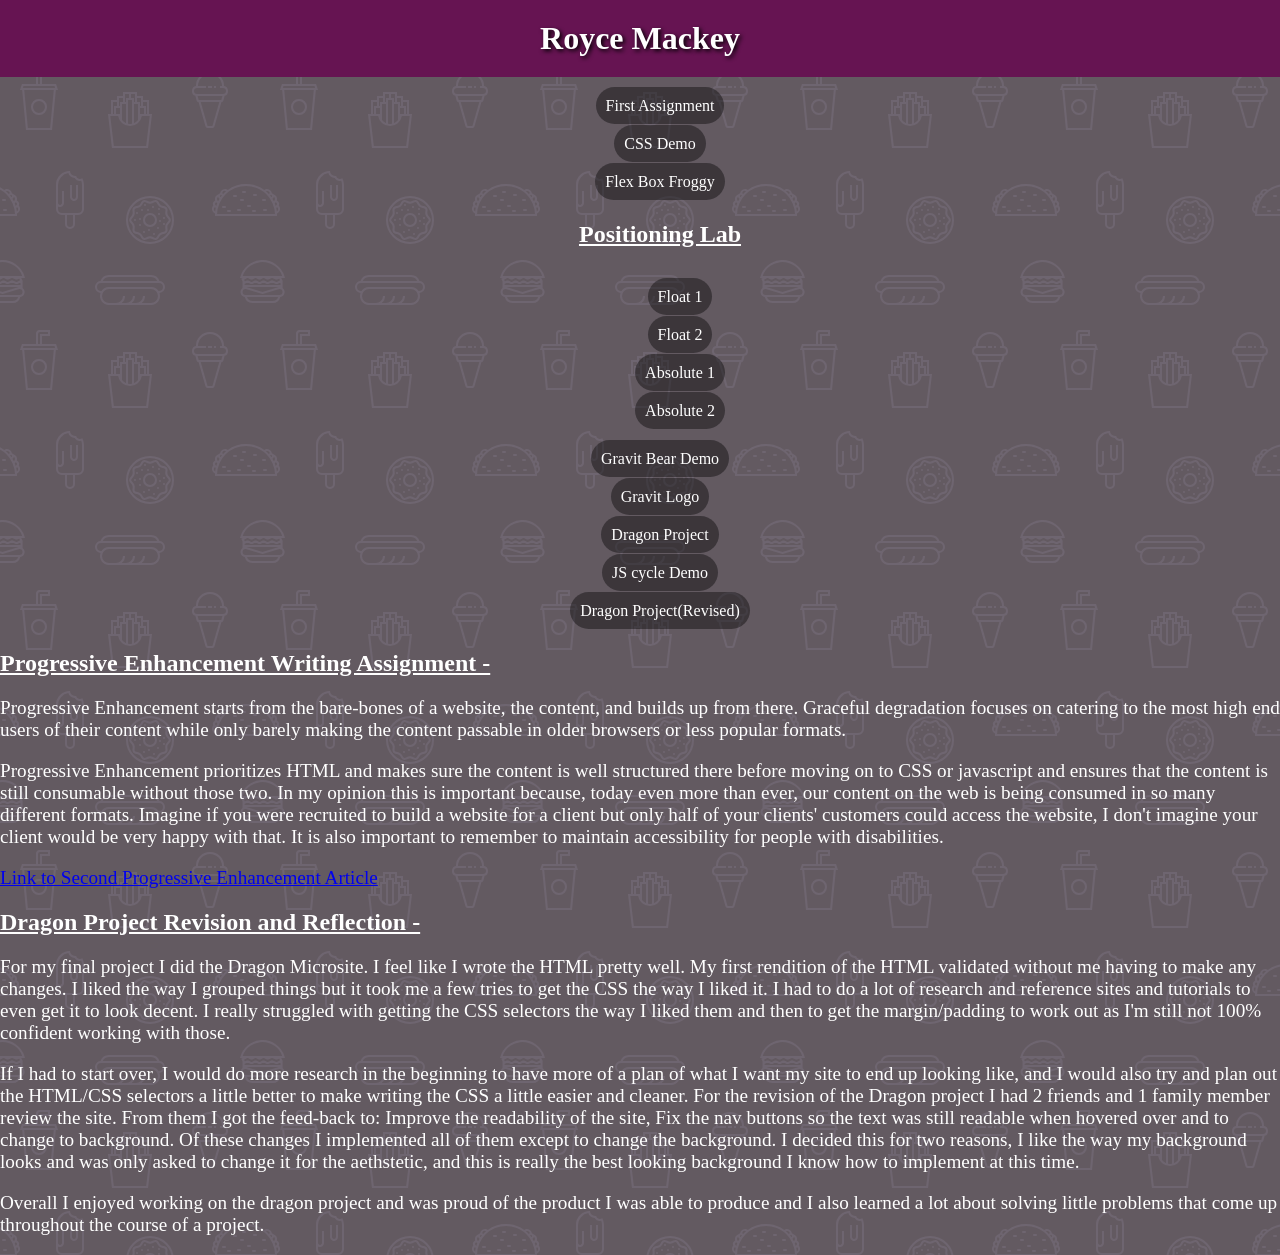
<file: index.html>
<!doctype html>

<html lang="en">
<head>
  <meta charset="utf-8">

  <title>IFSC 1310 | Royce Mackey</title>
  <meta name="description" content="Workspace for IFSC class" />
  <meta name="author" content="Royce Mackey" />
  <link rel="stylesheet" href="assets/css/style.css"/>
  <meta name="robots" content="noindex">
</head>

<body>
  <h1>Royce Mackey</h1>
  
  <ul>
      <li><a href="gordo/index.html">First Assignment</a></li>
      <li><a href="css-demo/index.html">CSS Demo</a></li>
      <li><a href="flexboxfroggy/index.html">Flex Box Froggy</a></li>
      <h2>Positioning Lab</h2>
      <ul>
        <li><a href="positioning-lab/float-1.html">Float 1</a></li>
         <li><a href="positioning-lab/float-2.html">Float 2</a></li>
          <li><a href="positioning-lab/absolute-1.html">Absolute 1</a></li>
           <li><a href="positioning-lab/absolute-2.html">Absolute 2</a></li>
        
        
       </ul>
       <li><a href="assets/img/bearstar.jpg">Gravit Bear Demo</a></li>
            <li><a href="assets/img/gravit-logo.jpg">Gravit Logo</a></li>
            <li><a href="dragon/index.html">Dragon Project</a></li>
           <li><a href="cycle/index.html">JS cycle Demo</a></li>
           <li><a href="dragon-revised/index.html">Dragon Project(Revised)</a></li>
  </ul>
  
  <h2>Progressive Enhancement Writing Assignment -</h2>
  <p>Progressive Enhancement starts from the bare-bones of a website, the content, and builds up from there. Graceful degradation focuses on catering to the most high end users of their content while only barely making the content passable in older browsers or less popular formats. 
</p>
  <p>Progressive Enhancement prioritizes HTML and makes sure the content is well structured there before moving on to CSS or javascript and ensures that the content is still consumable without those two. In my opinion this is important because, today even more than ever, our content on the web is being consumed in so many different formats. Imagine if you were recruited to build a website for a client but only half of your clients' customers could access the website, I don't imagine your client would be very happy with that. It is also important to remember to maintain accessibility for people with disabilities.
</p>
<a href="https://developer.mozilla.org/en-US/docs/Glossary/Progressive_Enhancement" id="pelink">Link to Second Progressive Enhancement Article</a>
  
  
  
  
  
  <h2>Dragon Project Revision and Reflection - </h2>
  <p>For my final project I did the Dragon Microsite. I feel like I wrote the HTML pretty well. My first rendition of the HTML validated without me having to make any changes. I liked the way I grouped things but it took me a few tries to get the CSS the way I liked it. I had to do a lot of research and reference sites and tutorials to even get it to look decent. I really struggled with getting the CSS selectors the way I liked them and then to get the margin/padding to work out as I'm still not 100% confident working with those.
</p>
  <p>If I had to start over, I would do more research in the beginning to have more of a plan of what I want my site to end up looking like, and I would also try and plan out the HTML/CSS selectors a little better to make writing the CSS a little easier and cleaner. For the revision of the Dragon project I had 2 friends and 1 family member review the site. From them I got the feed-back to:
Improve the readability of the site, Fix the nav buttons so the text was still readable when hovered over and to change to background. Of these changes I implemented all of them except to change the background. I decided this for two reasons, I like the way my background looks and was only asked to change it for the aethstetic, and this is really the best looking background I know how to implement at this time.
</p>
  <p>Overall I enjoyed working on the dragon project and was proud of the product I was able to produce and I also learned a lot about solving little problems that come up throughout the course of a project.
</p>
  
  
  
  
</body>
</html>
</file>
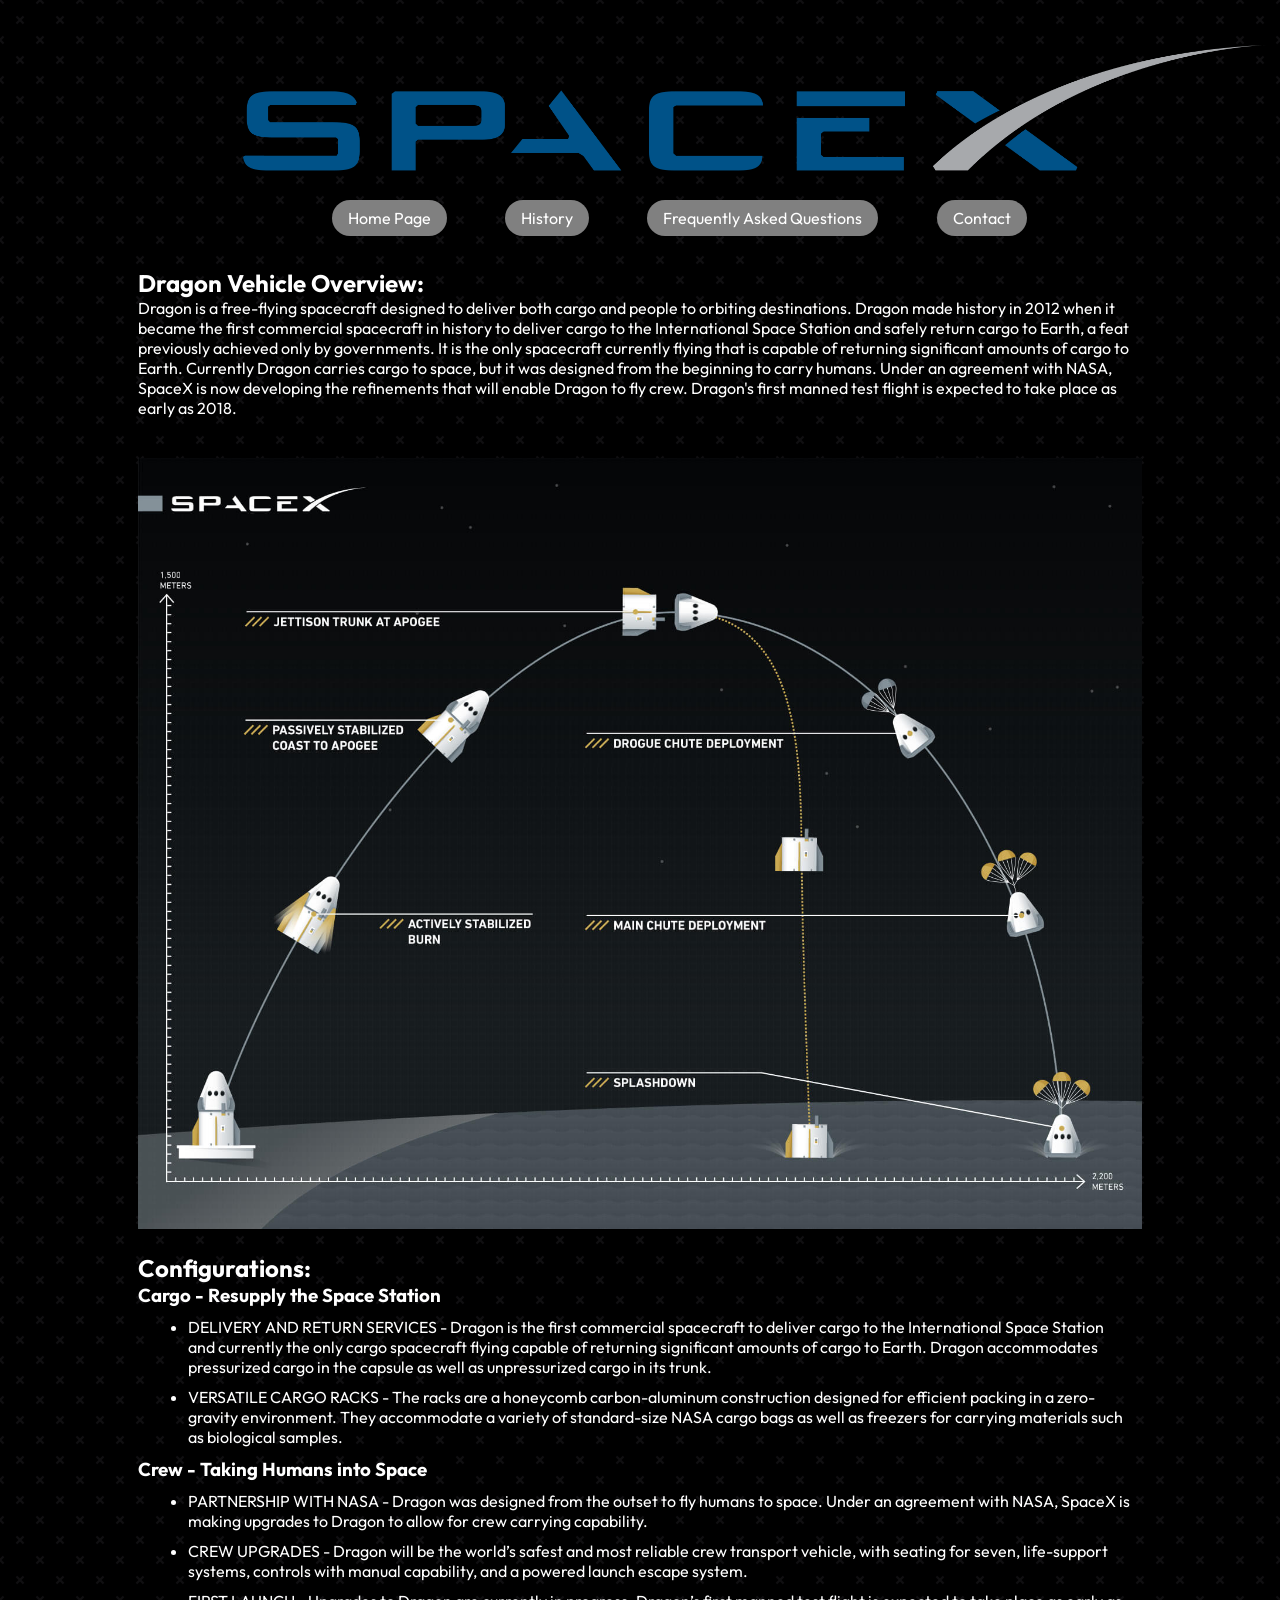
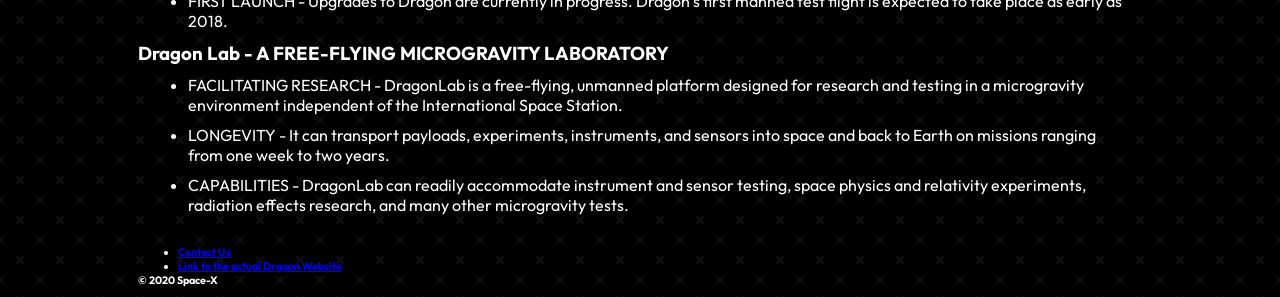
<file: dragon/index.html>
<!DOCTYPE html>
<html lang="en">

<head>
  <title>Spacex Dragon</title>
  <meta charset="UTF-8" />
  <meta name="description" content="SpaceX Dragon Space Shuttle Website" />
  <meta name="author" content="Royce Mackey" />
  <link href="https://fonts.googleapis.com/css2?family=Outfit:wght@200&display=swap" rel="stylesheet"> <!-- Add your own Font -->
  <link rel="stylesheet" href="assets/css/style.css" />
<meta name="robots" content="noindex">
</head>


<body>
    
    

    
    
    
    
    <header role="banner" class="primary">
     
    <a href="index.html"><img src="assets/img/spacex.png" alt="spacex" title="spacexheader" id="spacexheader"></a>
    
    <nav role="navigation">
      <ul>
        <li><a href="index.html">Home Page</a></li>
        <li><a href="history.html">History</a></li>
        <li><a href="faq.html">Frequently Asked Questions</a></li>
        <li><a href="contact.html">Contact</a></li>
      </ul>
    </nav>
 </header>
 
    <div id="ovbackground"><section id="overview" class="container">
 <h2>Dragon Vehicle Overview:</h2>
 <p>Dragon is a free-flying spacecraft designed to deliver both cargo and people to orbiting destinations. Dragon made history in 2012 when it became the first commercial spacecraft in history to deliver cargo to the International Space Station and safely return cargo to Earth, a feat previously achieved only by governments. It is the only spacecraft currently flying that is capable of returning significant amounts of cargo to Earth. Currently Dragon carries cargo to space, but it was designed from the beginning to carry humans. Under an agreement with NASA, SpaceX is now developing the refinements that will enable Dragon to fly crew. Dragon's first manned test flight is expected to take place as early as 2018.
</p>
 <img src="assets/img/dragoninfo.jpg" alt="dragonfinfo" title="info" class="img">

    </section></div>
    
    
    <section id="config" class="container">
    <h2>Configurations:</h2>
    
    <h3>Cargo - Resupply the Space Station</h3>
    <div id="list">
    <ul>
        
        
    <li>DELIVERY AND RETURN SERVICES - Dragon is the first commercial spacecraft to deliver cargo to the International Space Station and currently the only cargo spacecraft flying capable of returning significant amounts of cargo to Earth. Dragon accommodates pressurized cargo in the capsule as well as unpressurized cargo in its trunk.</li>
        
        
     <li>VERSATILE CARGO RACKS - The racks are a honeycomb carbon-aluminum construction designed for efficient packing in a zero-gravity environment. They accommodate a variety of standard-size NASA cargo bags as well as freezers for carrying materials such as biological samples.</li>
 
        
    </ul>
    
    
    
    <h3>Crew - Taking Humans into Space</h3>
    <ul>
        <li>PARTNERSHIP WITH NASA - Dragon was designed from the outset to fly humans to space. Under an agreement with NASA, SpaceX is making upgrades to Dragon to allow for crew carrying capability.</li>
        <li>CREW UPGRADES - Dragon will be the world’s safest and most reliable crew transport vehicle, with seating for seven, life-support systems, controls with manual capability, and a powered launch escape system.</li>
        <li>FIRST LAUNCH - Upgrades to Dragon are currently in progress. Dragon’s first manned test flight is expected to take place as early as 2018.</li>
    </ul>
    <h3>Dragon Lab - A FREE-FLYING MICROGRAVITY LABORATORY</h3>
    <ul>
        <li>FACILITATING RESEARCH - DragonLab is a free-flying, unmanned platform designed for research and testing in a microgravity environment independent of the International Space Station.</li>
        <li>LONGEVITY - It can transport payloads, experiments, instruments, and sensors into space and back to Earth on missions ranging from one week to two years.</li>
        <li>CAPABILITIES - DragonLab can readily accommodate instrument and sensor testing, space physics and relativity experiments, radiation effects research, and many other microgravity tests.</li>
    </ul>
    
    </div>
    
    </section>
    
    
    <section id="footer" class="container">
      <footer id="colophon" role="contentinfo">
     <h6>
             <ul>
                    <li><a href = "mailto: Elonmusk@spacex.com">Contact Us</a></li>
                    <li><a href="https://www.spacex.com/vehicles/dragon/">Link to the actual Dragon Website</a></li>
                    
                    
                    
             </ul>
         &copy; 2020 Space-X
     </h6>
  </footer>
    
    
    </section>

    
   
 
    
    
    
    
    
    
    
</body>
</file>
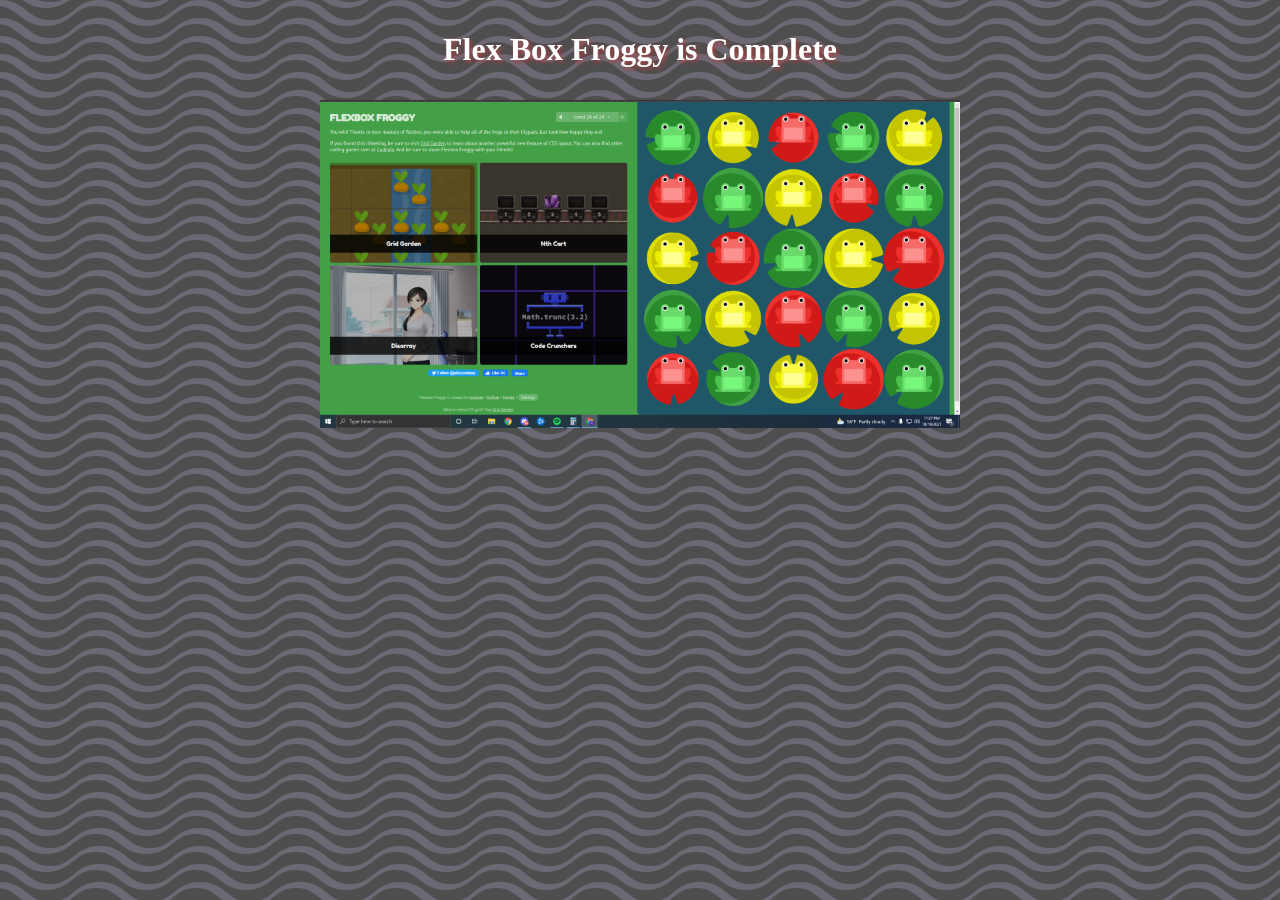
<file: flexboxfroggy/index.html>
<!doctype html>

<html lang="en">
<head>
  <meta charset="utf-8">

  <title>IFSC 1310 | Royce Mackey</title>
  <meta name="description" content="Workspace for IFSC class" />
  <meta name="author" content="Royce Mackey" />
    <link rel="stylesheet" href="assets/css/style.css" type="text/css"  />

</head>
 <body>
     <h1>Flex Box Froggy is Complete</h1>
     <img src="assets/img/flexboxfroggy.png" title="froggy"></img>
     
     
     
     
     
     
     
     
     
     
 </body>
</file>
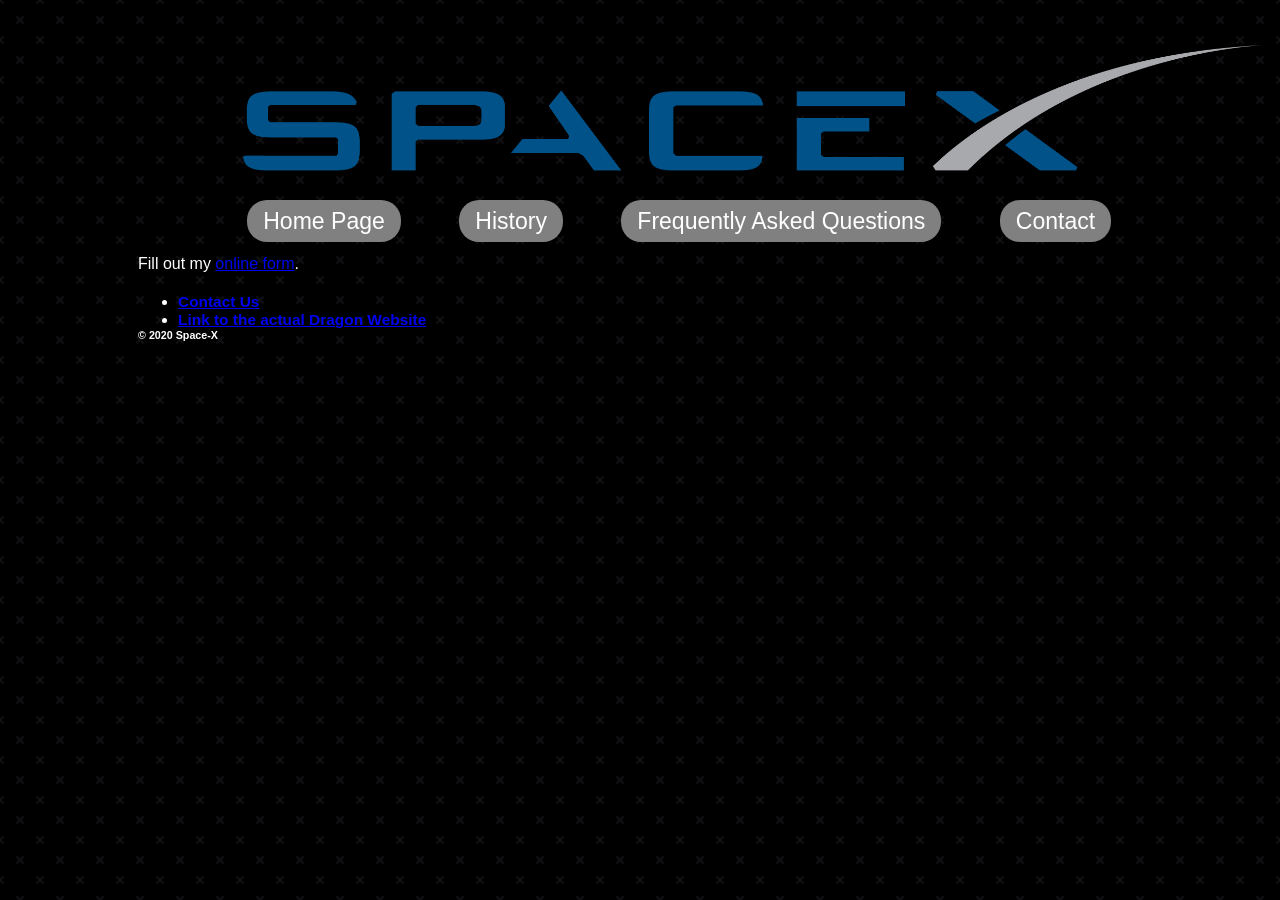
<file: dragon-revised/contact.html>
<!DOCTYPE html>
<html lang="en">

<head>
  <title>Spacex Dragon</title>
  <meta charset="UTF-8" />
  <meta name="description" content="Contact Page for Dragon Project" />
  <meta name="author" content="Royce Mackey" />
  <link href="https://fonts.googleapis.com/css2?family=Lato&display=swap" rel="stylesheet"> <!-- Add your own Font -->
  <link rel="stylesheet" href="assets/css/style.css" />
  <meta name="robots" content="noindex">
</head>


<body>
 <header role="banner" class="primary">
     
    <a href="index.html"><img src="assets/img/spacex.png" alt="spacex" title="spacexheader" id="spacexheader"></a>
    
    <nav role="navigation">
      <ul>
        <li><a href="index.html">Home Page</a></li>
        <li><a href="history.html">History</a></li>
        <li><a href="faq.html">Frequently Asked Questions</a></li>
        <li><a href="faq.html">Contact</a></li>
      </ul>
    </nav>
 </header>
 
<section id="contact" class="container">
    <div id="wufoo-zkbtcn61v49i8y"> Fill out my <a href="https://rmackey.wufoo.com/forms/zkbtcn61v49i8y">online form</a>. </div> <script type="text/javascript"> var zkbtcn61v49i8y; (function(d, t) { var s = d.createElement(t), options = { 'userName':'rmackey', 'formHash':'zkbtcn61v49i8y', 'autoResize':true, 'height':'402', 'async':true, 'host':'wufoo.com', 'header':'show', 'ssl':true }; s.src = ('https:' == d.location.protocol ?'https://':'http://') + 'secure.wufoo.com/scripts/embed/form.js'; s.onload = s.onreadystatechange = function() { var rs = this.readyState; if (rs) if (rs != 'complete') if (rs != 'loaded') return; try { zkbtcn61v49i8y = new WufooForm(); zkbtcn61v49i8y.initialize(options); zkbtcn61v49i8y.display(); } catch (e) { } }; var scr = d.getElementsByTagName(t)[0], par = scr.parentNode; par.insertBefore(s, scr); })(document, 'script'); </script>
    
    
    
    
    
</section>
    
    
    
    <section id="footer" class="container">
      <footer id="colophon" role="contentinfo">
     <h6>
             <ul>
                    <li><a href = "mailto: Elonmusk@spacex.com">Contact Us</a></li>
                    <li><a href="https://www.spacex.com/vehicles/dragon/">Link to the actual Dragon Website</a></li>
                    
                    
                    
             </ul>
         &copy; 2020 Space-X
     </h6>
  </footer>
    
    
    </section>

    
</body>
</file>
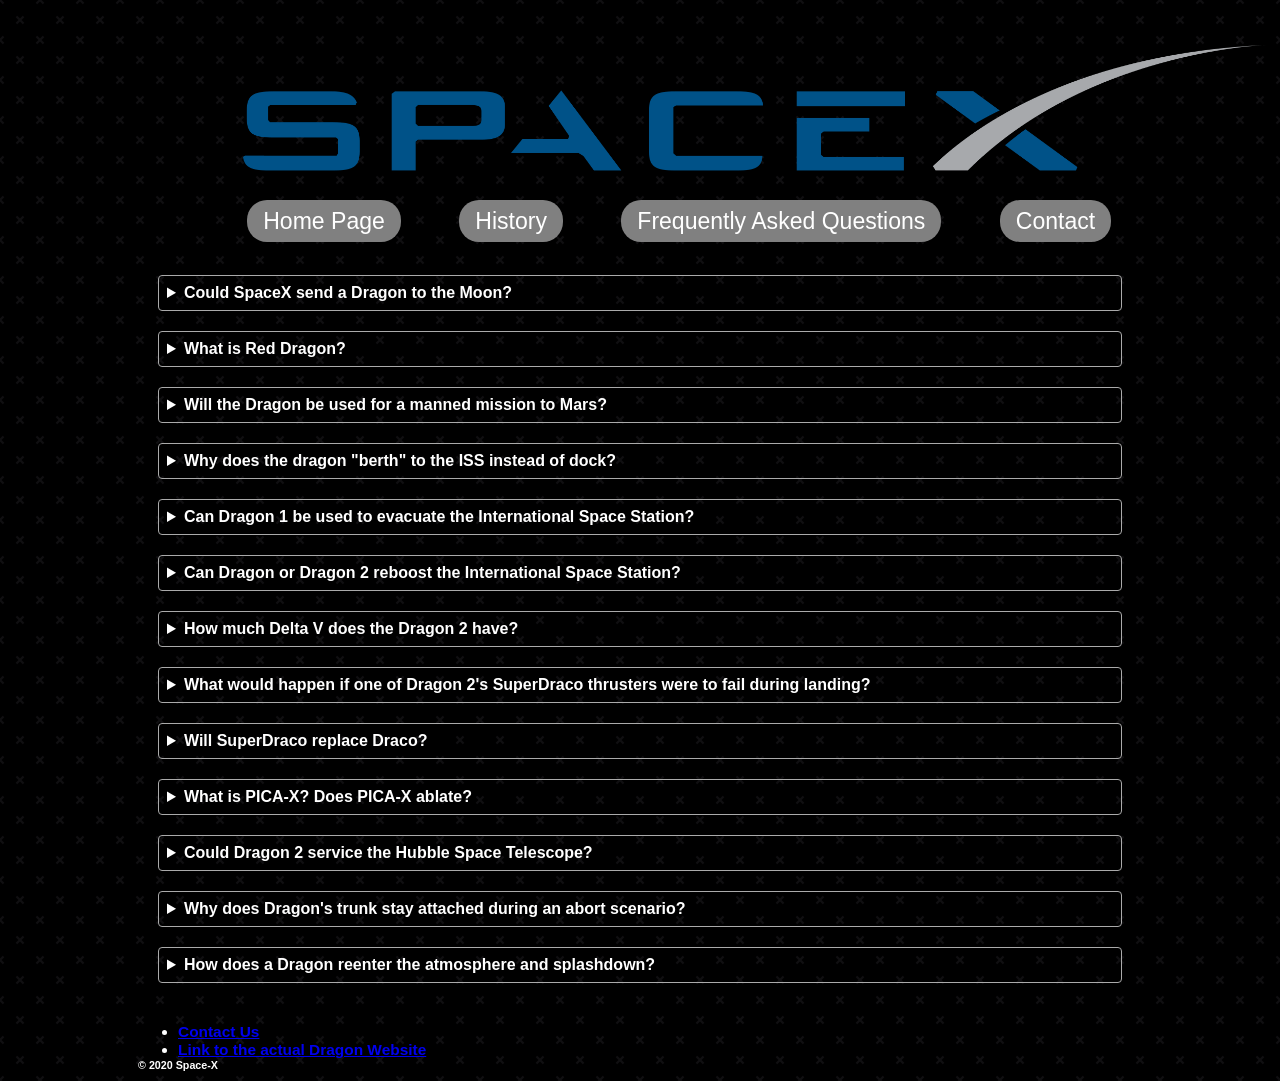
<file: dragon-revised/faq.html>
<!DOCTYPE html>
<html lang="en">

<head>
  <title>Spacex Dragon</title>
  <meta charset="UTF-8" />
  <meta name="description" content="FAQ Page for Dragon Project" />
  <meta name="author" content="Royce Mackey" />
  <link href="https://fonts.googleapis.com/css2?family=Lato&display=swap" rel="stylesheet"> <!-- Add your own Font -->
  <link rel="stylesheet" href="assets/css/style.css" />
<meta name="robots" content="noindex">
</head>


<body>
 <header role="banner" class="primary">
     
    <a href="index.html"><img src="assets/img/spacex.png" alt="spacex" title="spacexheader" id="spacexheader"></a>
    
    <nav role="navigation">
      <ul>
        <li><a href="index.html">Home Page</a></li>
        <li><a href="history.html">History</a></li>
        <li><a href="faq.html">Frequently Asked Questions</a></li>
        <li><a href="contact.html">Contact</a></li>
      </ul>
    </nav>
 </header>
 <section id="faq" class="container">
<details>
    <summary>Could SpaceX send a Dragon to the Moon?</summary>
  The Dragon could easily be sent to lunar orbit, but would not be able to land. The Falcon Heavy can throw about 16,000 kilograms (when configured to be expendable) on a trans-lunar injection orbit, so it can send a Dragon 2 capsule to the moon with quite a lot of margin. However, in order to land on a surface you need to slow down from orbital velocity, which requires you to change your velocity by a certain amount (which is called your ∆V, literally "change in velocity"). Dragon 2 carries only a small amount of propellant and can only deliver a small amount of ∆V because of that. The exact amount is less than 500m/s, which doesn't come close to the ~1870 m/s needed to land on the moon. It may be possible to do it with two FH launches but that would require additional technology development.
</details>
    <details>
    <summary>What is Red Dragon?</summary>
Red Dragon is a proposed NASA/SETI Institute mission to send a modified Dragon capsule atop a Falcon Heavy to the Martian surface. The mission would be an unmanned scientific lander, and the heaviest object ever to be placed on Mars - it alone could carry an additional 2 metric tons of cargo and equipment down to the surface. There have been no official announcements about the mission from SpaceX as the mission design architecture is not managed by them, and there is currently no indication that the project will be funded.</details>
    <details>
    <summary>Will the Dragon be used for a manned mission to Mars?
</summary>
No. Dragon is too cramped, and would need significant improvements in the life support system to last throughout the long journey. Elon Musk himself has stated that Dragon 2 can support seven astronauts for "several days".
</details>
<details>
    <summary>Why does the dragon "berth" to the ISS instead of dock?
</summary>
The current version of Dragon physically cannot dock, and can only berth. This is because it has a Common Berthing Mechanism (CBM) port, and not a NASA Docking System (NDS) port. The advantage of the CBM is that it's 50 inch (1270 mm) in diameter, whereas the NDS is only a 800 mm (31.5 inches) wide. The disadvatage of berthing is that it's a tedious process whereby astronauts carefully maneuver the capsule into place using Canadarm, and then physically bolt the CBM ports together. To unberth, the reverse must occur. Docking by contrast is autonomous, and much faster in both directions.
</details>
<details>
    <summary>Can Dragon 1 be used to evacuate the International Space Station?
</summary>
The Dragon 1 would make a very poor lifeboat for the ISS. The CRS Dragon does not dock, instead it "berths" to the ISS - this is not automated/machine controlled. Berthing is a tedious process whereby astronauts carefully maneuver the capsule into place using Canadarm, and then physically bolt the CBM ports together. To unberth, the reverse must occur. It is a very slow process; far too slow for a quick escape. There are two Soyuzes attached to Station that are always there and ready to at a moments notice, so it is difficult to imagine a scenario where you'd have to use Dragon as a escape pod... In addition, on top of providing a slow evacuation, the Dragon is only there a month at a time, once every ~6 months or so, has no seats, and is likely to be (at least partially) filled with cargo.
</details>
<details>
    <summary>Can Dragon or Dragon 2 reboost the International Space Station?
</summary>
In all likelihood, no. There are lots of reasons why this would not work: Dragon does not carry enough fuel to reboost the station, the SuperDraco engines are far too powerful, the docking ports Dragon use are incapable of handling the force, the Dragon would not be firing through the station's center of mass, and the Dragon does not have the necessary connections to provide station Guidance, Navigation, & Control. Current solutions to reboosting work perfectly fine. Using Dragon would be too complicated and requires too much effort, whereas current solutions of reboosting the ISS are perfectly capable of doing so without modification.
</details>
<details>
    <summary>How much Delta V does the Dragon 2 have?
</summary>
According to Hans Koenigsmann at the Dragon Pad Abort press conference, the Dragon 2 weighs 21000 lbs (9525 kg), 3500 lbs (1588 kg) of which is propellant. Assuming the SuperDracos have an specific impulse of 235 s, that means the total delta-v of the Dragon 2 is 420 m/s.
</details>
<details>
    <summary>What would happen if one of Dragon 2's SuperDraco thrusters were to fail during landing?
</summary>
Dragon 2 can lose up to two of its eight SuperDraco thrusters without any problems. The engines will be test-fired at a certain height to check everything as it descends towards landing, should there be a problem parachutes will be deployed, and the craft will splash down in the Atlantic Ocean. There is no chance of a parachute landing on land in this case because the thrusters are required to actively control the vehicle to make sure it descends over land.
</details>
<details>
    <summary>Will SuperDraco replace Draco?
</summary>
No they won't, as they are designed for entirely different applications. Draco engines have a thrust of 400 N and are used for in-orbit manouvering, orbit adjustments, fine guidance, orientation, and deorbiting. SuperDraco engines put out 73,000 N of thrust, that makes them 182.5 times more powerful. In fact, a single SuperDraco engine is more powerful than the Kestrel upper stage engine of Falcon 1. Firing these in proximity to the ISS would likely obliterate the station.
Even though they can throttle down to 20% (making them merely 36.5 times as powerful as a Draco), to maintain a steady attitude, you'd likely have to fire at least another engine on the opposite side simultaneously.</details>
<details>
    <summary>What is PICA-X? Does PICA-X ablate?

</summary>
PICA stands for 'Phenolic Impregnated Carbon Ablator', and yes it does. It was the material used to coat the Stardust capsule that returned to Earth from interplanetary velocities in 2006, and was patented by NASA in the 1990's for use on the mission as no other heatshield material would be able to withstand the extreme heat and speeds that the mission heatshield would be required to handle (70% faster than the Space Shuttle, faster than Apollo). Ablative heatshields work by allowing small amounts of the heatshield material to evaporate in the extreme heat of reentry, which counter-intuitively protects the heatshield structure and capsule by directing the heat into the evaporated material, rather than the heatshield proper.
SpaceX improved on this heatshield design by producing PICA-X, which is both easier and cheaper to manufacture, and also ablates less significantly, allowing for more reuse. PICA-X versions 1 & 2 have been used on Dragon CRS missions to the ISS. Dragon 2 employs PICA-X version 3, which ablates even less. Because of the PICA heritage, SpaceX claim a capsule equipped with PICA-X can be reused from Lunar or Martian velocities "dozens of times" before requiring replacement.</details>

<details>
    <summary>Could Dragon 2 service the Hubble Space Telescope?
</summary>
Technically, yes. But economically, it isn't feasible. The problem of the absence of an airlock can be solved by simply venting the entire cabin. That's how it was done in Gemini and Apollo. But in reality, it's not practical. It would be cheaper to build and launch a new Hubble than to design and build the needed extra hardware to now service it. As a bonus, you'd get a lot better telescope as Hubble hardware is fairly ancient by modern standards. 
</details>
<details>
    <summary>Why does Dragon's trunk stay attached during an abort scenario?
</summary>
Because the Dragon capsule (and all other capsule-shaped spacecraft) naturally want to fly heatshield-first. This is a good property during reentry, but not so good when you're travelling at Mach 1.5 on top of a rocket and need to abort. The trunk, with its fins and its large aerodynamic surface area behind the center of mass of the vehicle, prevents the Dragon capsule from flipping around immediately after an abort. In the pad abort video, the Dragon capsule flips around immediately after the trunk is separated from the capsule.
</details>
<details>
    <summary>How does a Dragon reenter the atmosphere and splashdown?
</summary>
First: the deorbit phase starts. The Dragon coasts away from the station to prevent damage to the station from its thrusters. Once it has reached a safe distance, it fires its Draco thrusters, each capable of 400 newtons of thrust, in a sequence to ensure the Dragon enters the atmosphere at the correct angle to reenter safely with the least stress on the PICA heat shield. This deorbit burn takes seven minutes to execute.
Second: the reentry phase begins. The Dragon's trunk is jettisoned; it's not designed to withstand the heat and forces of reentry and so burns up and is destroyed in the upper atmosphere. The Dragon then orients itself to point its heatshield forwards, but at a slight angle; since the Dragon is loaded asymmetrically prior to its release from the ISS, the capsule can be rotated along its axis, acting like a weak wing, to adjust its trajectory and fine-tune its landing position.
Third: the landing phase begins. When the Dragon reaches an altitude of 13.7 km, two small parachutes called "drogue chutes" are deployed. These slow down the Dragon capsule and ensure full deployment of the three main parachutes. After the three main parachutes deployed, they slow the Dragon to about 5 m/s at sea level for splashdown. Much like the Apollo capsule, the Dragon is able to land with two parachutes in the event of an anomaly with a third parachute.</details>


    </section>
    
    <section id="footer" class="container">
      <footer id="colophon" role="contentinfo">
     <h6>
             <ul>
                    <li><a href = "mailto: Elonmusk@spacex.com">Contact Us</a></li>
                    <li><a href="https://www.spacex.com/vehicles/dragon/">Link to the actual Dragon Website</a></li>
                    
                    
                    
             </ul>
         &copy; 2020 Space-X
     </h6>
  </footer>
    
    
    </section>

    
</body>
</file>
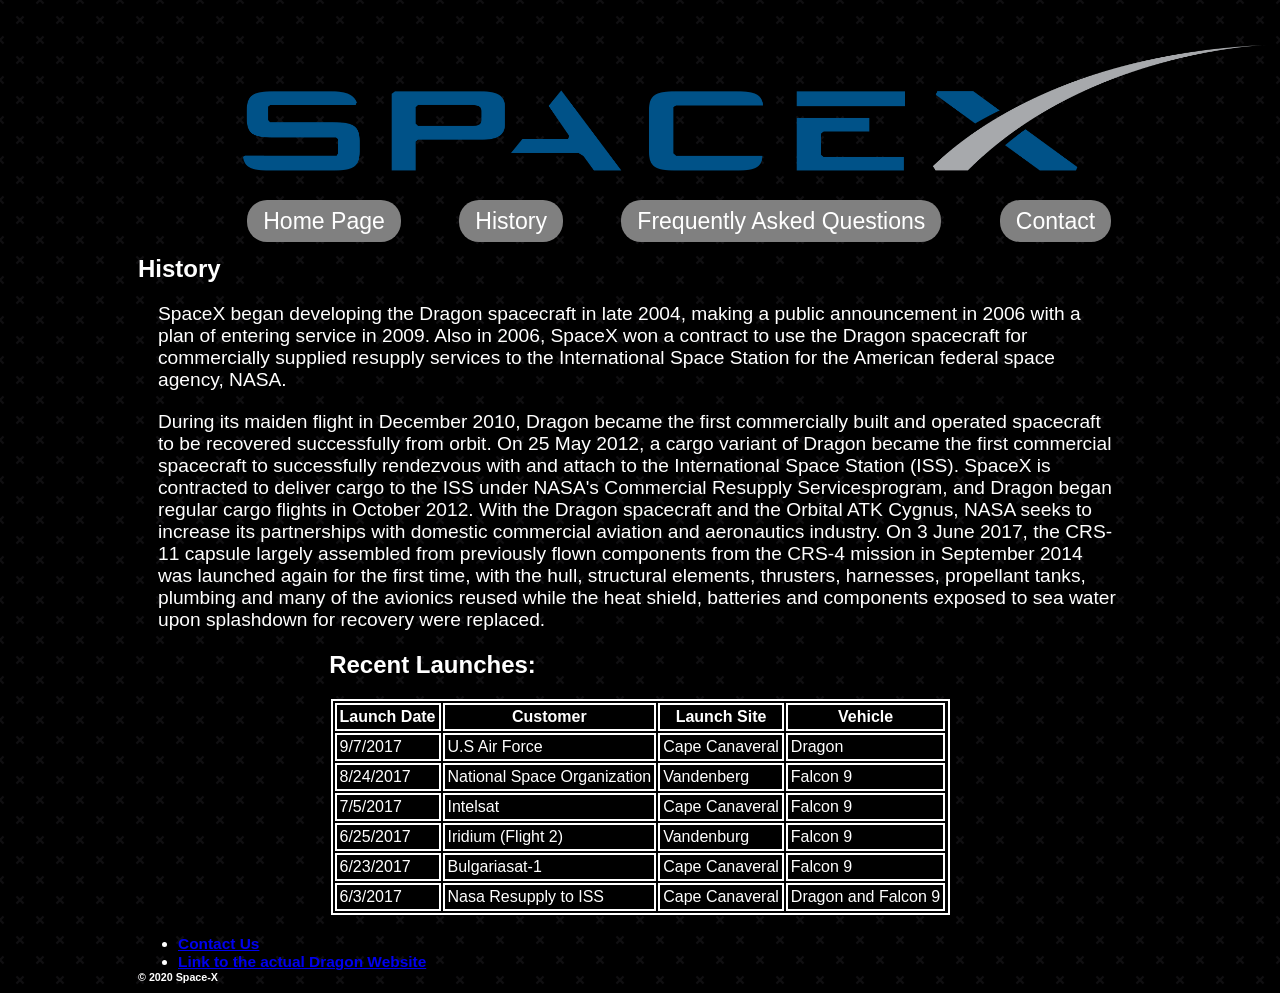
<file: dragon-revised/history.html>
<!DOCTYPE html>
<html lang="en">

<head>
  <title>Spacex Dragon</title>
  <meta charset="UTF-8" />
  <meta name="description" content="History Page for Dragon Project" />
  <meta name="author" content="Royce Mackey" />
  <link href="https://fonts.googleapis.com/css2?family=Lato&display=swap" rel="stylesheet"> <!-- Add your own Font -->
  <link rel="stylesheet" href="assets/css/style.css" />
<meta name="robots" content="noindex">
</head>


<body>
 <header role="banner" class="primary">
     
    <a href="index.html"><img src="assets/img/spacex.png" alt="spacex" title="spacexheader" id="spacexheader"></a>
    
    <nav role="navigation">
      <ul>
        <li><a href="index.html">Home Page</a></li>
        <li><a href="history.html">History</a></li>
        <li><a href="faq.html">Frequently Asked Questions</a></li>
        <li><a href="faq.html">Contact</a></li>
      </ul>
    </nav>
 </header>
 

    <section id="history" class="container">
        <h2>History</h2>
        
        <p>SpaceX began developing the Dragon spacecraft in late 2004, making a public announcement in 2006 with a plan of entering service in 2009. Also in 2006, SpaceX won a contract to use the Dragon spacecraft for commercially supplied resupply services to the International Space Station for the American federal space agency, NASA.</p>
        
        <p>During its maiden flight in December 2010, Dragon became the first commercially built and operated spacecraft to be recovered successfully from orbit. On 25 May 2012, a cargo variant of Dragon became the first commercial spacecraft to successfully rendezvous with and attach to the International Space Station (ISS). SpaceX is contracted to deliver cargo to the ISS under NASA's Commercial Resupply Servicesprogram, and Dragon began regular cargo flights in October 2012.  With the Dragon spacecraft and the Orbital ATK Cygnus, NASA seeks to increase its partnerships with domestic commercial aviation and aeronautics industry. 
On 3 June 2017, the CRS-11 capsule largely assembled from previously flown components from the CRS-4 mission in September 2014 was launched again for the first time, with the hull, structural elements, thrusters, harnesses, propellant tanks, plumbing and many of the avionics reused while the heat shield, batteries and components exposed to sea water upon splashdown for recovery were replaced.</p>
        
        <h2 id="recentlaunch"> Recent Launches:</h2>
        
        <div id="table" class="table">
            
            <table>
<thead>
  <tr>
    <th>Launch Date</th>
    <th>Customer</th>
    <th>Launch Site</th>
    <th>Vehicle</th>
  </tr>
</thead>
<tbody>
  <tr>
    <td>9/7/2017 </td>
    <td>U.S Air Force</td>
    <td>Cape Canaveral</td>
    <td>Dragon</td>
  </tr>
  <tr>
    <td>8/24/2017</td>
    <td>National Space Organization</td>
    <td>Vandenberg</td>
    <td>Falcon 9</td>
  </tr>
  <tr>
    <td>7/5/2017</td>
    <td>Intelsat</td>
    <td>Cape Canaveral</td>
    <td>Falcon 9</td>
  </tr>
  <tr>
    <td>6/25/2017</td>
    <td>Iridium (Flight 2)</td>
    <td>Vandenburg</td>
    <td>Falcon 9</td>
  </tr>
  <tr>
    <td>6/23/2017 </td>
    <td>Bulgariasat-1</td>
    <td>Cape Canaveral</td>
    <td>Falcon 9</td>
  </tr>
  <tr>
    <td>6/3/2017 </td>
    <td>Nasa Resupply to ISS </td>
    <td>Cape Canaveral</td>
    <td>Dragon and Falcon 9</td>
  </tr>
</tbody>
</table>
            
            
            
        </div>
        
        
    </section>
    
    
    
    
    <section id="footer" class="container">
      <footer id="colophon" role="contentinfo">
     <h6>
             <ul>
                    <li><a href = "mailto: Elonmusk@spacex.com">Contact Us</a></li>
                    <li><a href="https://www.spacex.com/vehicles/dragon/">Link to the actual Dragon Website</a></li>
                    
                    
                    
             </ul>
         &copy; 2020 Space-X
     </h6>
  </footer>
    
    
    </section>
    
    
</body>
</file>
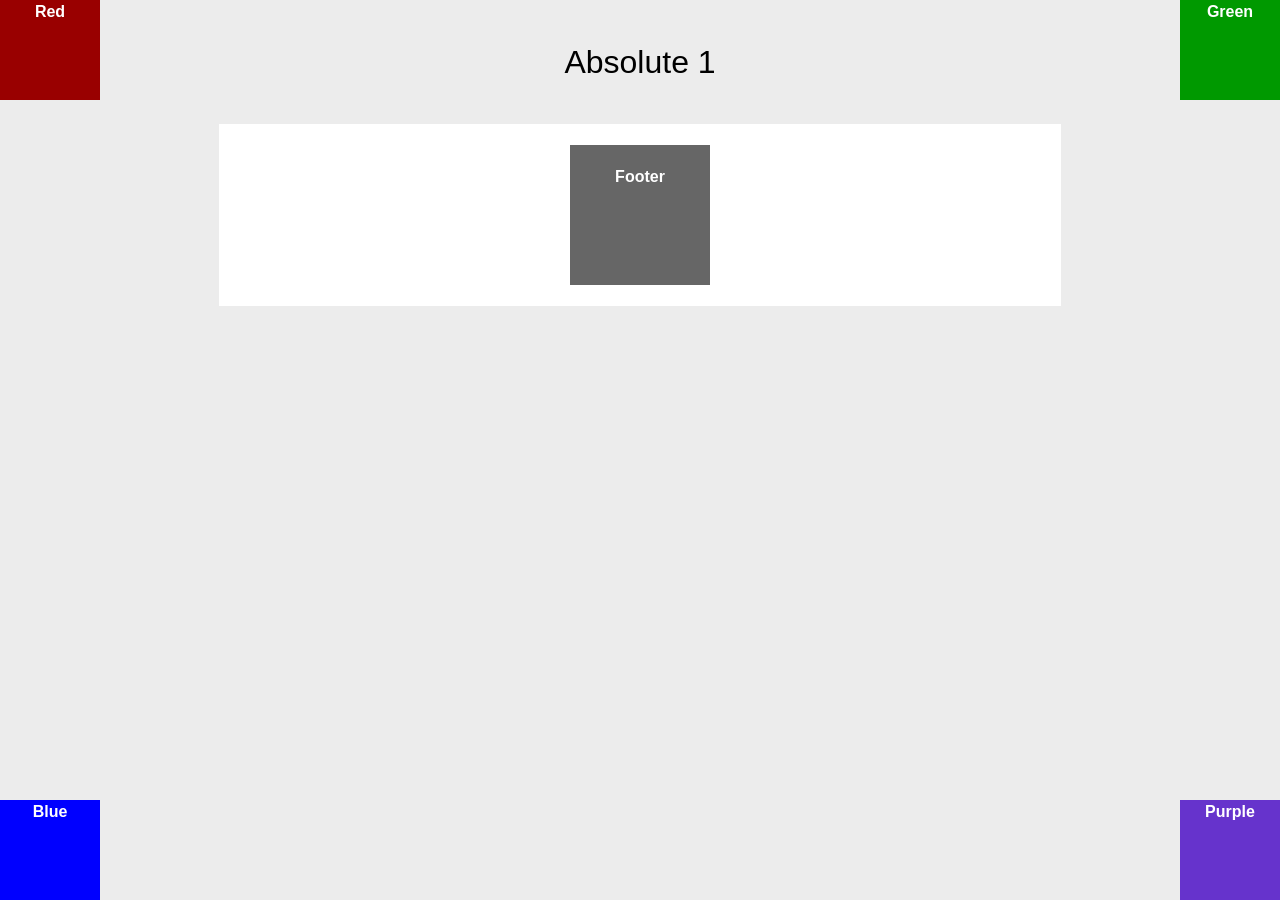
<file: positioning-lab/absolute-1.html>
<!DOCTYPE html>
<html lang="en">
<head>
<meta charset="UTF-8" />
<title>Positioning Lab</title>
<style type="text/css">
* {
	margin: 0px;
	padding: 0px;
}
body {
	background-color: #ECECEC;
	font-weight: bold;
	font-family: Tahoma, Geneva, sans-serif;
	color: #FFF;
	text-align: center;
	line-height: 24px;
}
#wrapper {
	background-color: #FFF;
	border-top-width: 1px;
	border-right-width: 1px;
	border-bottom-width: 1px;
	border-left-width: 1px;
	border-top-style: solid;
	border-right-style: solid;
	border-bottom-style: solid;
	border-left-style: solid;
	width: 800px;
	margin-right: auto;
	margin-left: auto;
	padding:20px;
}
#red {
	background-color: #900;
	height: 100px;
	width: 100px;
	 position:absolute;
     top:0;
     left:0;
}
#green {
	background-color: #090;
	height: 100px;
	width: 100px;
	 position:absolute;
     top:0;
     right:0;
}
#blue {
	background-color: #00F;
	height: 100px;
	width: 100px;
	 position:absolute;
     bottom:0;
     left:0;
}
#purple {
	background-color: #63C;
	height: 100px;
	width: 100px;
	 position:absolute;
     bottom:0;
     right:0;
}
#footer {
	background-color: #666;
	height: 100px;
	width: 100px;
	margin:auto;
	padding:20px;
}
h1 {
	color: #000;
	font-weight: normal;
	padding: 50px;
}
</style>
</head>

<body>
<h1>Absolute 1</h1>
<div id="wrapper">
  <div id="red">Red</div>
  <div id="green">Green</div>
  <div id="blue">Blue</div>
  <div id="purple">Purple</div>
  <div id="footer">Footer</div>
</div>
</body>
</html>
</file>
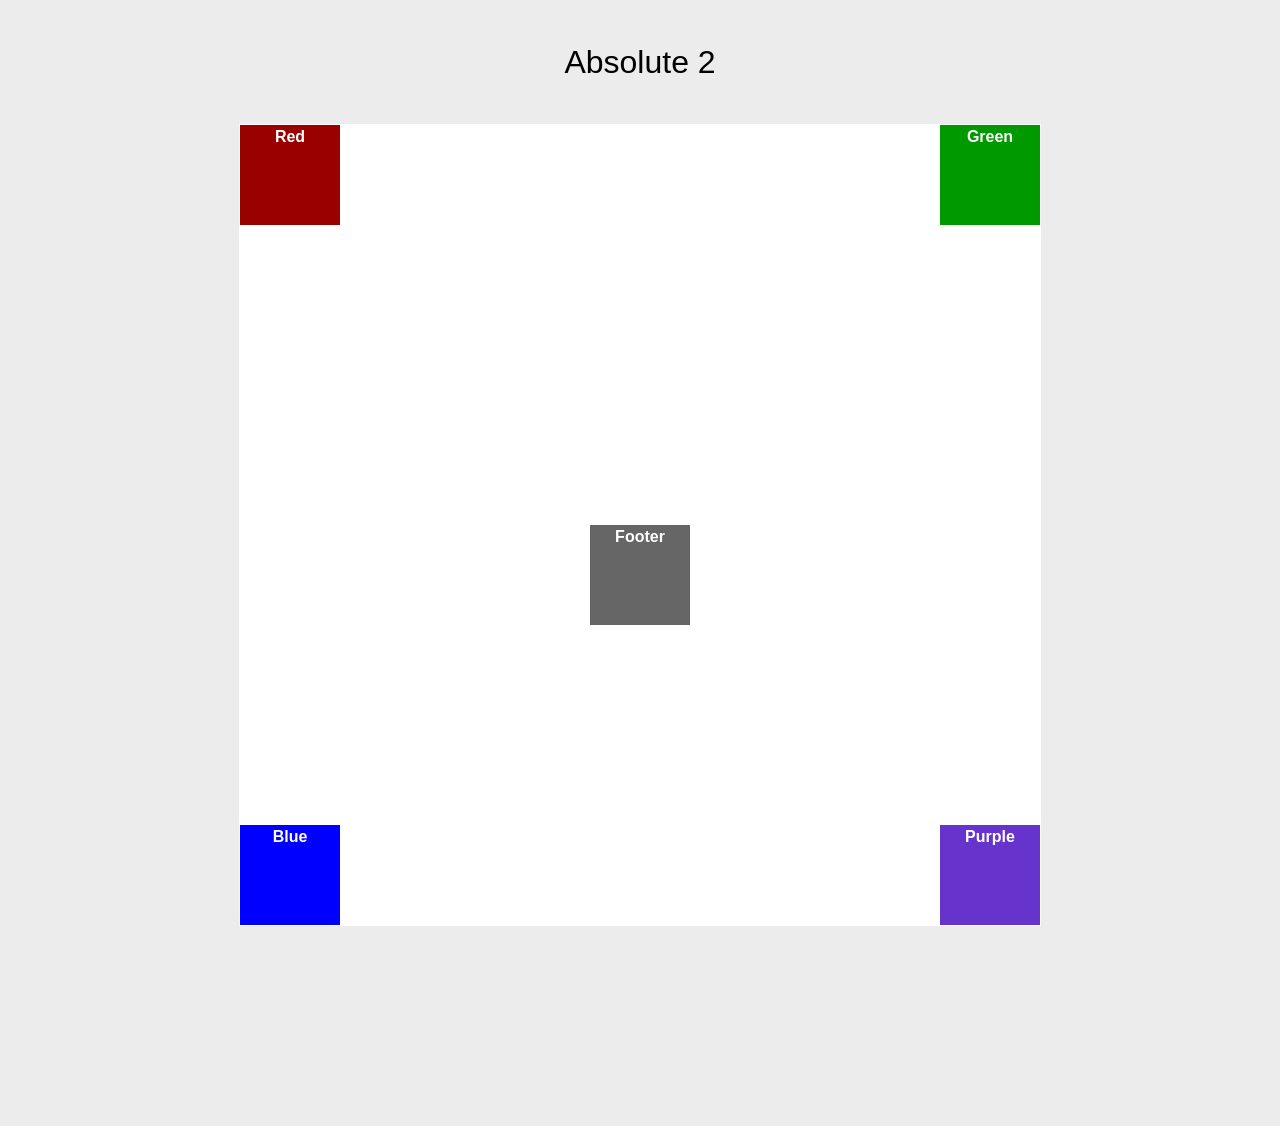
<file: positioning-lab/absolute-2.html>
<!DOCTYPE html>
<html lang="en">
<head>
<meta charset="UTF-8" />
<title>Positioning Lab</title>
<style type="text/css">
* {
	margin: 0px;
	padding: 0px;
}
body {
	background-color: #ECECEC;
	font-weight: bold;
	font-family: Tahoma, Geneva, sans-serif;
	color: #FFF;
	text-align: center;
	line-height: 24px;
}
#wrapper {
	background-color: #FFF;
	border-top-width: 1px;
	border-right-width: 1px;
	border-bottom-width: 1px;
	border-left-width: 1px;
	border-top-style: solid;
	border-right-style: solid;
	border-bottom-style: solid;
	border-left-style: solid;
	width: 800px;
	margin-right: auto;
	margin-left: auto;
	position:relative;
	height:800px;
    margin-bottom:200px;
}
#red {
	background-color: #900;
	height: 100px;
	width: 100px;
	 position:absolute;
     top:0;
     left:0;
}
#green {
	background-color: #090;
	height: 100px;
	width: 100px;
	 position:absolute;
     top:0;
     right:0;
}
#blue {
	background-color: #00F;
	height: 100px;
	width: 100px;
	 position:absolute;
     bottom:0;
     left:0;
}
#purple {
	background-color: #63C;
	height: 100px;
	width: 100px;
	 position:absolute;
     bottom:0;
     right:0;
}
#footer {
	background-color: #666;
	height: 100px;
	width: 100px;
	margin:auto;
	margin-top:400px;
}
h1 {
	color: #000;
	font-weight: normal;
	padding: 50px;
}
</style>
</head>

<body>
<h1>Absolute 2</h1>
<div id="wrapper">
  <div id="red">Red</div>
  <div id="green">Green</div>
  <div id="blue">Blue</div>
  <div id="purple">Purple</div>
  <div id="footer">Footer</div>
</div>
</body>
</html>
</file>
<file: assets/css/style.css>
body{
    background:#635A61;
    margin:0;
    padding:0;
    
background-image: url("data:image/svg+xml,%3Csvg xmlns='http://www.w3.org/2000/svg' width='260' height='260' viewBox='0 0 260 260'%3E%3Cg fill-rule='evenodd'%3E%3Cg fill='%239C92AC' fill-opacity='0.19'%3E%3Cpath d='M24.37 16c.2.65.39 1.32.54 2H21.17l1.17 2.34.45.9-.24.11V28a5 5 0 0 1-2.23 8.94l-.02.06a8 8 0 0 1-7.75 6h-20a8 8 0 0 1-7.74-6l-.02-.06A5 5 0 0 1-17.45 28v-6.76l-.79-1.58-.44-.9.9-.44.63-.32H-20a23.01 23.01 0 0 1 44.37-2zm-36.82 2a1 1 0 0 0-.44.1l-3.1 1.56.89 1.79 1.31-.66a3 3 0 0 1 2.69 0l2.2 1.1a1 1 0 0 0 .9 0l2.21-1.1a3 3 0 0 1 2.69 0l2.2 1.1a1 1 0 0 0 .9 0l2.21-1.1a3 3 0 0 1 2.69 0l2.2 1.1a1 1 0 0 0 .86.02l2.88-1.27a3 3 0 0 1 2.43 0l2.88 1.27a1 1 0 0 0 .85-.02l3.1-1.55-.89-1.79-1.42.71a3 3 0 0 1-2.56.06l-2.77-1.23a1 1 0 0 0-.4-.09h-.01a1 1 0 0 0-.4.09l-2.78 1.23a3 3 0 0 1-2.56-.06l-2.3-1.15a1 1 0 0 0-.45-.11h-.01a1 1 0 0 0-.44.1L.9 19.22a3 3 0 0 1-2.69 0l-2.2-1.1a1 1 0 0 0-.45-.11h-.01a1 1 0 0 0-.44.1l-2.21 1.11a3 3 0 0 1-2.69 0l-2.2-1.1a1 1 0 0 0-.45-.11h-.01zm0-2h-4.9a21.01 21.01 0 0 1 39.61 0h-2.09l-.06-.13-.26.13h-32.31zm30.35 7.68l1.36-.68h1.3v2h-36v-1.15l.34-.17 1.36-.68h2.59l1.36.68a3 3 0 0 0 2.69 0l1.36-.68h2.59l1.36.68a3 3 0 0 0 2.69 0L2.26 23h2.59l1.36.68a3 3 0 0 0 2.56.06l1.67-.74h3.23l1.67.74a3 3 0 0 0 2.56-.06zM-13.82 27l16.37 4.91L18.93 27h-32.75zm-.63 2h.34l16.66 5 16.67-5h.33a3 3 0 1 1 0 6h-34a3 3 0 1 1 0-6zm1.35 8a6 6 0 0 0 5.65 4h20a6 6 0 0 0 5.66-4H-13.1z'/%3E%3Cpath id='path6_fill-copy' d='M284.37 16c.2.65.39 1.32.54 2H281.17l1.17 2.34.45.9-.24.11V28a5 5 0 0 1-2.23 8.94l-.02.06a8 8 0 0 1-7.75 6h-20a8 8 0 0 1-7.74-6l-.02-.06a5 5 0 0 1-2.24-8.94v-6.76l-.79-1.58-.44-.9.9-.44.63-.32H240a23.01 23.01 0 0 1 44.37-2zm-36.82 2a1 1 0 0 0-.44.1l-3.1 1.56.89 1.79 1.31-.66a3 3 0 0 1 2.69 0l2.2 1.1a1 1 0 0 0 .9 0l2.21-1.1a3 3 0 0 1 2.69 0l2.2 1.1a1 1 0 0 0 .9 0l2.21-1.1a3 3 0 0 1 2.69 0l2.2 1.1a1 1 0 0 0 .86.02l2.88-1.27a3 3 0 0 1 2.43 0l2.88 1.27a1 1 0 0 0 .85-.02l3.1-1.55-.89-1.79-1.42.71a3 3 0 0 1-2.56.06l-2.77-1.23a1 1 0 0 0-.4-.09h-.01a1 1 0 0 0-.4.09l-2.78 1.23a3 3 0 0 1-2.56-.06l-2.3-1.15a1 1 0 0 0-.45-.11h-.01a1 1 0 0 0-.44.1l-2.21 1.11a3 3 0 0 1-2.69 0l-2.2-1.1a1 1 0 0 0-.45-.11h-.01a1 1 0 0 0-.44.1l-2.21 1.11a3 3 0 0 1-2.69 0l-2.2-1.1a1 1 0 0 0-.45-.11h-.01zm0-2h-4.9a21.01 21.01 0 0 1 39.61 0h-2.09l-.06-.13-.26.13h-32.31zm30.35 7.68l1.36-.68h1.3v2h-36v-1.15l.34-.17 1.36-.68h2.59l1.36.68a3 3 0 0 0 2.69 0l1.36-.68h2.59l1.36.68a3 3 0 0 0 2.69 0l1.36-.68h2.59l1.36.68a3 3 0 0 0 2.56.06l1.67-.74h3.23l1.67.74a3 3 0 0 0 2.56-.06zM246.18 27l16.37 4.91L278.93 27h-32.75zm-.63 2h.34l16.66 5 16.67-5h.33a3 3 0 1 1 0 6h-34a3 3 0 1 1 0-6zm1.35 8a6 6 0 0 0 5.65 4h20a6 6 0 0 0 5.66-4H246.9z'/%3E%3Cpath d='M159.5 21.02A9 9 0 0 0 151 15h-42a9 9 0 0 0-8.5 6.02 6 6 0 0 0 .02 11.96A8.99 8.99 0 0 0 109 45h42a9 9 0 0 0 8.48-12.02 6 6 0 0 0 .02-11.96zM151 17h-42a7 7 0 0 0-6.33 4h54.66a7 7 0 0 0-6.33-4zm-9.34 26a8.98 8.98 0 0 0 3.34-7h-2a7 7 0 0 1-7 7h-4.34a8.98 8.98 0 0 0 3.34-7h-2a7 7 0 0 1-7 7h-4.34a8.98 8.98 0 0 0 3.34-7h-2a7 7 0 0 1-7 7h-7a7 7 0 1 1 0-14h42a7 7 0 1 1 0 14h-9.34zM109 27a9 9 0 0 0-7.48 4H101a4 4 0 1 1 0-8h58a4 4 0 0 1 0 8h-.52a9 9 0 0 0-7.48-4h-42z'/%3E%3Cpath d='M39 115a8 8 0 1 0 0-16 8 8 0 0 0 0 16zm6-8a6 6 0 1 1-12 0 6 6 0 0 1 12 0zm-3-29v-2h8v-6H40a4 4 0 0 0-4 4v10H22l-1.33 4-.67 2h2.19L26 130h26l3.81-40H58l-.67-2L56 84H42v-6zm-4-4v10h2V74h8v-2h-8a2 2 0 0 0-2 2zm2 12h14.56l.67 2H22.77l.67-2H40zm13.8 4H24.2l3.62 38h22.36l3.62-38z'/%3E%3Cpath d='M129 92h-6v4h-6v4h-6v14h-3l.24 2 3.76 32h36l3.76-32 .24-2h-3v-14h-6v-4h-6v-4h-8zm18 22v-12h-4v4h3v8h1zm-3 0v-6h-4v6h4zm-6 6v-16h-4v19.17c1.6-.7 2.97-1.8 4-3.17zm-6 3.8V100h-4v23.8a10.04 10.04 0 0 0 4 0zm-6-.63V104h-4v16a10.04 10.04 0 0 0 4 3.17zm-6-9.17v-6h-4v6h4zm-6 0v-8h3v-4h-4v12h1zm27-12v-4h-4v4h3v4h1v-4zm-6 0v-8h-4v4h3v4h1zm-6-4v-4h-4v8h1v-4h3zm-6 4v-4h-4v8h1v-4h3zm7 24a12 12 0 0 0 11.83-10h7.92l-3.53 30h-32.44l-3.53-30h7.92A12 12 0 0 0 130 126z'/%3E%3Cpath d='M212 86v2h-4v-2h4zm4 0h-2v2h2v-2zm-20 0v.1a5 5 0 0 0-.56 9.65l.06.25 1.12 4.48a2 2 0 0 0 1.94 1.52h.01l7.02 24.55a2 2 0 0 0 1.92 1.45h4.98a2 2 0 0 0 1.92-1.45l7.02-24.55a2 2 0 0 0 1.95-1.52L224.5 96l.06-.25a5 5 0 0 0-.56-9.65V86a14 14 0 0 0-28 0zm4 0h6v2h-9a3 3 0 1 0 0 6H223a3 3 0 1 0 0-6H220v-2h2a12 12 0 1 0-24 0h2zm-1.44 14l-1-4h24.88l-1 4h-22.88zm8.95 26l-6.86-24h18.7l-6.86 24h-4.98zM150 242a22 22 0 1 0 0-44 22 22 0 0 0 0 44zm24-22a24 24 0 1 1-48 0 24 24 0 0 1 48 0zm-28.38 17.73l2.04-.87a6 6 0 0 1 4.68 0l2.04.87a2 2 0 0 0 2.5-.82l1.14-1.9a6 6 0 0 1 3.79-2.75l2.15-.5a2 2 0 0 0 1.54-2.12l-.19-2.2a6 6 0 0 1 1.45-4.46l1.45-1.67a2 2 0 0 0 0-2.62l-1.45-1.67a6 6 0 0 1-1.45-4.46l.2-2.2a2 2 0 0 0-1.55-2.13l-2.15-.5a6 6 0 0 1-3.8-2.75l-1.13-1.9a2 2 0 0 0-2.5-.8l-2.04.86a6 6 0 0 1-4.68 0l-2.04-.87a2 2 0 0 0-2.5.82l-1.14 1.9a6 6 0 0 1-3.79 2.75l-2.15.5a2 2 0 0 0-1.54 2.12l.19 2.2a6 6 0 0 1-1.45 4.46l-1.45 1.67a2 2 0 0 0 0 2.62l1.45 1.67a6 6 0 0 1 1.45 4.46l-.2 2.2a2 2 0 0 0 1.55 2.13l2.15.5a6 6 0 0 1 3.8 2.75l1.13 1.9a2 2 0 0 0 2.5.8zm2.82.97a4 4 0 0 1 3.12 0l2.04.87a4 4 0 0 0 4.99-1.62l1.14-1.9a4 4 0 0 1 2.53-1.84l2.15-.5a4 4 0 0 0 3.09-4.24l-.2-2.2a4 4 0 0 1 .97-2.98l1.45-1.67a4 4 0 0 0 0-5.24l-1.45-1.67a4 4 0 0 1-.97-2.97l.2-2.2a4 4 0 0 0-3.09-4.25l-2.15-.5a4 4 0 0 1-2.53-1.84l-1.14-1.9a4 4 0 0 0-5-1.62l-2.03.87a4 4 0 0 1-3.12 0l-2.04-.87a4 4 0 0 0-4.99 1.62l-1.14 1.9a4 4 0 0 1-2.53 1.84l-2.15.5a4 4 0 0 0-3.09 4.24l.2 2.2a4 4 0 0 1-.97 2.98l-1.45 1.67a4 4 0 0 0 0 5.24l1.45 1.67a4 4 0 0 1 .97 2.97l-.2 2.2a4 4 0 0 0 3.09 4.25l2.15.5a4 4 0 0 1 2.53 1.84l1.14 1.9a4 4 0 0 0 5 1.62l2.03-.87zM152 207a1 1 0 1 1 2 0 1 1 0 0 1-2 0zm6 2a1 1 0 1 1 2 0 1 1 0 0 1-2 0zm-11 1a1 1 0 1 1 2 0 1 1 0 0 1-2 0zm-6 0a1 1 0 1 1 2 0 1 1 0 0 1-2 0zm3-5a1 1 0 1 1 2 0 1 1 0 0 1-2 0zm-8 8a1 1 0 1 1 2 0 1 1 0 0 1-2 0zm3 6a1 1 0 1 1 2 0 1 1 0 0 1-2 0zm0 6a1 1 0 1 1 2 0 1 1 0 0 1-2 0zm4 7a1 1 0 1 1 2 0 1 1 0 0 1-2 0zm5-2a1 1 0 1 1 2 0 1 1 0 0 1-2 0zm5 4a1 1 0 1 1 2 0 1 1 0 0 1-2 0zm4-6a1 1 0 1 1 2 0 1 1 0 0 1-2 0zm6-4a1 1 0 1 1 2 0 1 1 0 0 1-2 0zm-4-3a1 1 0 1 1 2 0 1 1 0 0 1-2 0zm4-3a1 1 0 1 1 2 0 1 1 0 0 1-2 0zm-5-4a1 1 0 1 1 2 0 1 1 0 0 1-2 0zm-24 6a1 1 0 1 1 2 0 1 1 0 0 1-2 0zm16 5a5 5 0 1 0 0-10 5 5 0 0 0 0 10zm7-5a7 7 0 1 1-14 0 7 7 0 0 1 14 0zm86-29a1 1 0 0 0 0 2h2a1 1 0 0 0 0-2h-2zm19 9a1 1 0 0 1 1-1h2a1 1 0 0 1 0 2h-2a1 1 0 0 1-1-1zm-14 5a1 1 0 0 0 0 2h2a1 1 0 0 0 0-2h-2zm-25 1a1 1 0 0 0 0 2h2a1 1 0 0 0 0-2h-2zm5 4a1 1 0 0 0 0 2h2a1 1 0 0 0 0-2h-2zm9 0a1 1 0 0 1 1-1h2a1 1 0 0 1 0 2h-2a1 1 0 0 1-1-1zm15 1a1 1 0 0 1 1-1h2a1 1 0 0 1 0 2h-2a1 1 0 0 1-1-1zm12-2a1 1 0 0 0 0 2h2a1 1 0 0 0 0-2h-2zm-11-14a1 1 0 0 1 1-1h2a1 1 0 0 1 0 2h-2a1 1 0 0 1-1-1zm-19 0a1 1 0 0 0 0 2h2a1 1 0 0 0 0-2h-2zm6 5a1 1 0 0 1 1-1h2a1 1 0 0 1 0 2h-2a1 1 0 0 1-1-1zm-25 15c0-.47.01-.94.03-1.4a5 5 0 0 1-1.7-8 3.99 3.99 0 0 1 1.88-5.18 5 5 0 0 1 3.4-6.22 3 3 0 0 1 1.46-1.05 5 5 0 0 1 7.76-3.27A30.86 30.86 0 0 1 246 184c6.79 0 13.06 2.18 18.17 5.88a5 5 0 0 1 7.76 3.27 3 3 0 0 1 1.47 1.05 5 5 0 0 1 3.4 6.22 4 4 0 0 1 1.87 5.18 4.98 4.98 0 0 1-1.7 8c.02.46.03.93.03 1.4v1h-62v-1zm.83-7.17a30.9 30.9 0 0 0-.62 3.57 3 3 0 0 1-.61-4.2c.37.28.78.49 1.23.63zm1.49-4.61c-.36.87-.68 1.76-.96 2.68a2 2 0 0 1-.21-3.71c.33.4.73.75 1.17 1.03zm2.32-4.54c-.54.86-1.03 1.76-1.49 2.68a3 3 0 0 1-.07-4.67 3 3 0 0 0 1.56 1.99zm1.14-1.7c.35-.5.72-.98 1.1-1.46a1 1 0 1 0-1.1 1.45zm5.34-5.77c-1.03.86-2 1.79-2.9 2.77a3 3 0 0 0-1.11-.77 3 3 0 0 1 4-2zm42.66 2.77c-.9-.98-1.87-1.9-2.9-2.77a3 3 0 0 1 4.01 2 3 3 0 0 0-1.1.77zm1.34 1.54c.38.48.75.96 1.1 1.45a1 1 0 1 0-1.1-1.45zm3.73 5.84c-.46-.92-.95-1.82-1.5-2.68a3 3 0 0 0 1.57-1.99 3 3 0 0 1-.07 4.67zm1.8 4.53c-.29-.9-.6-1.8-.97-2.67.44-.28.84-.63 1.17-1.03a2 2 0 0 1-.2 3.7zm1.14 5.51c-.14-1.21-.35-2.4-.62-3.57.45-.14.86-.35 1.23-.63a2.99 2.99 0 0 1-.6 4.2zM275 214a29 29 0 0 0-57.97 0h57.96zM72.33 198.12c-.21-.32-.34-.7-.34-1.12v-12h-2v12a4.01 4.01 0 0 0 7.09 2.54c.57-.69.91-1.57.91-2.54v-12h-2v12a1.99 1.99 0 0 1-2 2 2 2 0 0 1-1.66-.88zM75 176c.38 0 .74-.04 1.1-.12a4 4 0 0 0 6.19 2.4A13.94 13.94 0 0 1 84 185v24a6 6 0 0 1-6 6h-3v9a5 5 0 1 1-10 0v-9h-3a6 6 0 0 1-6-6v-24a14 14 0 0 1 14-14 5 5 0 0 0 5 5zm-17 15v12a1.99 1.99 0 0 0 1.22 1.84 2 2 0 0 0 2.44-.72c.21-.32.34-.7.34-1.12v-12h2v12a3.98 3.98 0 0 1-5.35 3.77 3.98 3.98 0 0 1-.65-.3V209a4 4 0 0 0 4 4h16a4 4 0 0 0 4-4v-24c.01-1.53-.23-2.88-.72-4.17-.43.1-.87.16-1.28.17a6 6 0 0 1-5.2-3 7 7 0 0 1-6.47-4.88A12 12 0 0 0 58 185v6zm9 24v9a3 3 0 1 0 6 0v-9h-6z'/%3E%3Cpath d='M-17 191a1 1 0 0 0 0 2h2a1 1 0 0 0 0-2h-2zm19 9a1 1 0 0 1 1-1h2a1 1 0 0 1 0 2H3a1 1 0 0 1-1-1zm-14 5a1 1 0 0 0 0 2h2a1 1 0 0 0 0-2h-2zm-25 1a1 1 0 0 0 0 2h2a1 1 0 0 0 0-2h-2zm5 4a1 1 0 0 0 0 2h2a1 1 0 0 0 0-2h-2zm9 0a1 1 0 0 1 1-1h2a1 1 0 0 1 0 2h-2a1 1 0 0 1-1-1zm15 1a1 1 0 0 1 1-1h2a1 1 0 0 1 0 2h-2a1 1 0 0 1-1-1zm12-2a1 1 0 0 0 0 2h2a1 1 0 0 0 0-2H4zm-11-14a1 1 0 0 1 1-1h2a1 1 0 0 1 0 2h-2a1 1 0 0 1-1-1zm-19 0a1 1 0 0 0 0 2h2a1 1 0 0 0 0-2h-2zm6 5a1 1 0 0 1 1-1h2a1 1 0 0 1 0 2h-2a1 1 0 0 1-1-1zm-25 15c0-.47.01-.94.03-1.4a5 5 0 0 1-1.7-8 3.99 3.99 0 0 1 1.88-5.18 5 5 0 0 1 3.4-6.22 3 3 0 0 1 1.46-1.05 5 5 0 0 1 7.76-3.27A30.86 30.86 0 0 1-14 184c6.79 0 13.06 2.18 18.17 5.88a5 5 0 0 1 7.76 3.27 3 3 0 0 1 1.47 1.05 5 5 0 0 1 3.4 6.22 4 4 0 0 1 1.87 5.18 4.98 4.98 0 0 1-1.7 8c.02.46.03.93.03 1.4v1h-62v-1zm.83-7.17a30.9 30.9 0 0 0-.62 3.57 3 3 0 0 1-.61-4.2c.37.28.78.49 1.23.63zm1.49-4.61c-.36.87-.68 1.76-.96 2.68a2 2 0 0 1-.21-3.71c.33.4.73.75 1.17 1.03zm2.32-4.54c-.54.86-1.03 1.76-1.49 2.68a3 3 0 0 1-.07-4.67 3 3 0 0 0 1.56 1.99zm1.14-1.7c.35-.5.72-.98 1.1-1.46a1 1 0 1 0-1.1 1.45zm5.34-5.77c-1.03.86-2 1.79-2.9 2.77a3 3 0 0 0-1.11-.77 3 3 0 0 1 4-2zm42.66 2.77c-.9-.98-1.87-1.9-2.9-2.77a3 3 0 0 1 4.01 2 3 3 0 0 0-1.1.77zm1.34 1.54c.38.48.75.96 1.1 1.45a1 1 0 1 0-1.1-1.45zm3.73 5.84c-.46-.92-.95-1.82-1.5-2.68a3 3 0 0 0 1.57-1.99 3 3 0 0 1-.07 4.67zm1.8 4.53c-.29-.9-.6-1.8-.97-2.67.44-.28.84-.63 1.17-1.03a2 2 0 0 1-.2 3.7zm1.14 5.51c-.14-1.21-.35-2.4-.62-3.57.45-.14.86-.35 1.23-.63a2.99 2.99 0 0 1-.6 4.2zM15 214a29 29 0 0 0-57.97 0h57.96z'/%3E%3C/g%3E%3C/g%3E%3C/svg%3E");

color:white;







}



h1{ 
    padding:20px;
    margin:0;
    display: block;
    color:#fff;
    text-align: center;
    text-shadow: 2px 2px 4px #000;
    background-color: #661452;
}


ul{

  display: flex;
  flex-direction: column;

    justify-content:space-evenly;
   align-items:center;
   margin:10px;
}


ul a{
 
    padding:10px;
    color:#FFFFFF;
  text-decoration: none;
  background-color:#636159;
  
  border-radius:20px;
  background-color: rgba(0, 0, 0, .4);
  transition: .7s;
  
}


ul a:hover{
     background-color: rgba(0, 0, 0, .8);
}

ul li{
    padding:10px;
    justify-content:space-around;
     list-style-type: none;
    
}


p{
    font-size: larger;
}

h2{
    text-decoration: underline;
}



#pelink {
  font-size: larger;
}
</file>
<file: dragon/assets/css/style.css>
* {
   
    margin:0;
    
}

body{
background-color: #000;

background-image: url("data:image/svg+xml,%3Csvg xmlns='http://www.w3.org/2000/svg' width='40' height='40' viewBox='0 0 40 40'%3E%3Cg fill-rule='evenodd'%3E%3Cg fill='%239C92AC' fill-opacity='0.1'%3E%3Cpath d='M0 38.59l2.83-2.83 1.41 1.41L1.41 40H0v-1.41zM0 1.4l2.83 2.83 1.41-1.41L1.41 0H0v1.41zM38.59 40l-2.83-2.83 1.41-1.41L40 38.59V40h-1.41zM40 1.41l-2.83 2.83-1.41-1.41L38.59 0H40v1.41zM20 18.6l2.83-2.83 1.41 1.41L21.41 20l2.83 2.83-1.41 1.41L20 21.41l-2.83 2.83-1.41-1.41L18.59 20l-2.83-2.83 1.41-1.41L20 18.59z'/%3E%3C/g%3E%3C/g%3E%3C/svg%3E");
   font-family: "Outfit", sans-serif;
}

.img{
    width: 100%;
}
 .container{
    margin-left: 10vw;
    margin-right: 10vw;
    padding: 10px 10px;
    color:#fff;
    
 }



 #ovbackground{
     margin-top: 20px;
}


 


#spacexheader{
  max-width: 80%;
  display: block;
  margin:auto;
  padding-left: 18vw;
  padding-top: 5vh;
  padding-bottom:3vh;
 
}


 
 header.primary ul{
      
      display:flex;
      flex-direction: row;
      justify-content:center;
     
}

header.primary li{
    list-style-type: none;
    padding:10px;
}

header.primary nav a{
  text-decoration: none;
  color:white;
  background-color:grey;
  padding: 8px 16px;
  border-radius:20px;
  
  transition: .5s;
  margin-left:3vw;
}

header nav a:hover, header nav a:active {
  background-color:#005288;
  color:white;
  transition:.5s;
}

@media screen and (max-width:820px) {
  header.primary nav ul{
    flex-direction:column;
  
   text-align: center;
   
  }
  

  header.primary nav a{
  text-decoration: none;
  color:white;
  background-color:grey;
  padding: 8px 20vw;
  border-radius:20px;
  
 
  margin-left:3vw;
}

  header nav a:hover, header nav a:active {
  background-color:#005288;
  color:white;
  transition:.5s;
}
  
  }
  
  
  


.table {
  margin:auto;
  width:615px;
  background-color: #000;
  border-collapse: collapse;
  border-width: 2px;
  border-color: #fff;
  border-style: solid;
  color: #fff;
}

.table td, .table th {
  border-width: 2px;
  border-color: #fff;
  border-style: solid;
  padding: 3px;
}

.table thead {
  background-color: #000;
}


details {
    border: 1px solid #aaa;
    border-radius: 4px;
    padding: .5em .5em 0;
}

summary {
    font-weight: bold;
    margin: -.5em -.5em 0;
    padding: .5em;
}

details[open] {
    padding: .5em;
    background-color: grey;
}

details[open] summary {
    border-bottom: 1px solid #aaa;
    margin-bottom: .5em;
    background-color: #005288;
}


#ovbackground p{
  margin-bottom:40px;
}

#history p {
  margin:20px;
}

#history h2{
  margin-bottom: 20px
}

#faq details{
  margin:20px;
}

#config li {
  margin:10px;
}

#recentlaunch {
 text-align: center;
 margin-left: -415px;
  
}
</file>
<file: flexboxfroggy/assets/css/style.css>
h1{
 text-align: center;
 
 color:#fff;
padding:10px;
text-shadow: 2px 2px 4px #A84141;
transition:1s;
}






img{
  content:url(../img/flexboxfroggy.png);
 max-height: 50vh;
 max-width: 50vw;
 margin:auto;
 display:block;

 transition: 5s;
}


body{
  background-color: #4F4E4E;
  
background-image: url("data:image/svg+xml,%3Csvg xmlns='http://www.w3.org/2000/svg' width='100' height='18' viewBox='0 0 100 18'%3E%3Cpath fill='%239C92AC' fill-opacity='0.4' d='M61.82 18c3.47-1.45 6.86-3.78 11.3-7.34C78 6.76 80.34 5.1 83.87 3.42 88.56 1.16 93.75 0 100 0v6.16C98.76 6.05 97.43 6 96 6c-9.59 0-14.23 2.23-23.13 9.34-1.28 1.03-2.39 1.9-3.4 2.66h-7.65zm-23.64 0H22.52c-1-.76-2.1-1.63-3.4-2.66C11.57 9.3 7.08 6.78 0 6.16V0c6.25 0 11.44 1.16 16.14 3.42 3.53 1.7 5.87 3.35 10.73 7.24 4.45 3.56 7.84 5.9 11.31 7.34zM61.82 0h7.66a39.57 39.57 0 0 1-7.34 4.58C57.44 6.84 52.25 8 46 8S34.56 6.84 29.86 4.58A39.57 39.57 0 0 1 22.52 0h15.66C41.65 1.44 45.21 2 50 2c4.8 0 8.35-.56 11.82-2z'%3E%3C/path%3E%3C/svg%3E");
}




h1:hover{
  font-size: 3rem;
  font-weight: bold;
  text-shadow: none;
   background: url(../img/nyan.gif);
   background-size:4%;
  -webkit-background-clip: text;
  -webkit-text-fill-color: transparent
  
}

img:hover{


   content: url(../img/nyan.gif);
  
}
</file>
<file: dragon-revised/assets/css/style.css>
* {
   
    margin:0;
    
}

body{
background-color: #000;

background-image: url("data:image/svg+xml,%3Csvg xmlns='http://www.w3.org/2000/svg' width='40' height='40' viewBox='0 0 40 40'%3E%3Cg fill-rule='evenodd'%3E%3Cg fill='%239C92AC' fill-opacity='0.1'%3E%3Cpath d='M0 38.59l2.83-2.83 1.41 1.41L1.41 40H0v-1.41zM0 1.4l2.83 2.83 1.41-1.41L1.41 0H0v1.41zM38.59 40l-2.83-2.83 1.41-1.41L40 38.59V40h-1.41zM40 1.41l-2.83 2.83-1.41-1.41L38.59 0H40v1.41zM20 18.6l2.83-2.83 1.41 1.41L21.41 20l2.83 2.83-1.41 1.41L20 21.41l-2.83 2.83-1.41-1.41L18.59 20l-2.83-2.83 1.41-1.41L20 18.59z'/%3E%3C/g%3E%3C/g%3E%3C/svg%3E");
   font-family: "Outfit", sans-serif;
}

.img{
    width: 100%;
}
 .container{
    margin-left: 10vw;
    margin-right: 10vw;
    padding: 10px 10px;
    color:#fff;
    
 }



 #ovbackground{
     margin-top: 20px;
}


 


#spacexheader{
  max-width: 80%;
  display: block;
  margin:auto;
  padding-left: 18vw;
  padding-top: 5vh;
  padding-bottom:3vh;
 
}


 
 header.primary ul{
      
      display:flex;
      flex-direction: row;
      justify-content:center;
     
}

header.primary li{
    list-style-type: none;
    padding:10px;
}

header.primary nav a{
  text-decoration: none;
  color:white;
  background-color:grey;
  padding: 8px 16px;
  border-radius:20px;
  
  transition: .5s;
  margin-left:3vw;
}

header nav a:hover, header nav a:active {
  background-color:#005288;
  color:white;
  transition:.5s;
}

@media screen and (max-width:820px) {
  header.primary nav ul{
    flex-direction:column;
  
   text-align: center;
   
  }
  

  header.primary nav a{
  text-decoration: none;
  color:white;
  background-color:grey;
  padding: 8px 20vw;
  border-radius:20px;
  
 
  margin-left:3vw;
}

  header nav a:hover, header nav a:active {
  background-color:#005288;
  color:white;
  transition:.5s;
}
  
  }
  
  
  


.table {
  margin:auto;
  width:615px;
  background-color: #000;
  border-collapse: collapse;
  border-width: 2px;
  border-color: #fff;
  border-style: solid;
  color: #fff;
}

.table td, .table th {
  border-width: 2px;
  border-color: #fff;
  border-style: solid;
  padding: 3px;
}

.table thead {
  background-color: #000;
}


details {
    border: 1px solid #aaa;
    border-radius: 4px;
    padding: .5em .5em 0;
}

summary {
    font-weight: bold;
    margin: -.5em -.5em 0;
    padding: .5em;
}

details[open] {
    padding: .5em;
    background-color: grey;
}

details[open] summary {
    border-bottom: 1px solid #aaa;
    margin-bottom: .5em;
    background-color: #005288;
}


#ovbackground p{
  margin-bottom:40px;
}

#history p {
  margin:20px;
}

#history h2{
  margin-bottom: 20px
}

#faq details{
  margin:20px;
}

#config li {
  margin:10px;
}

#recentlaunch {
 text-align: center;
 margin-left: -415px;
  
}


	.gallery{
	  max-width:100%;
    height: auto;
	  
	  
	}

	
	

.gallery img {
	margin: 15px;
	width:100%;

}





p, li, ul {
  font-size: larger;
}
</file>
